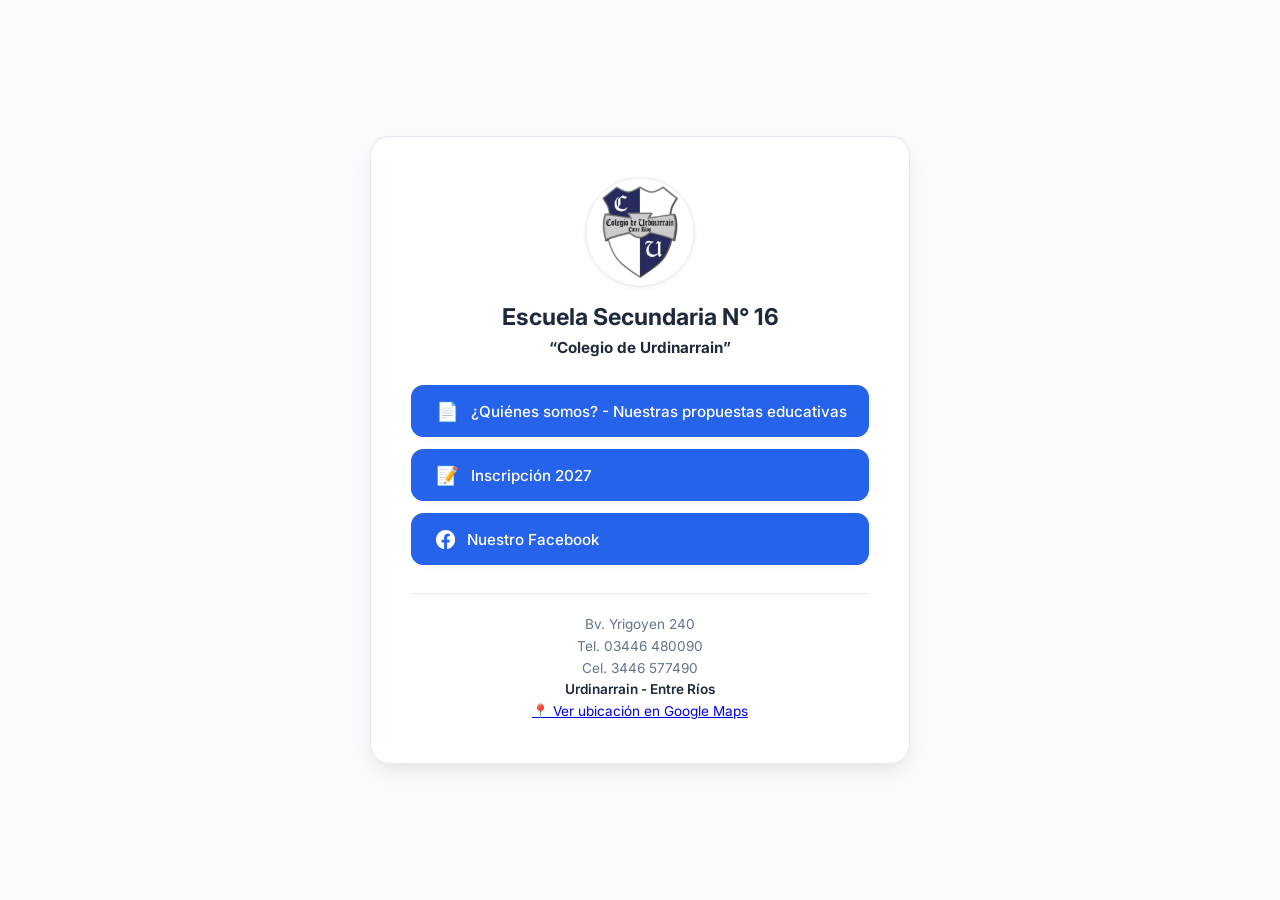
<file: index.html>
<!DOCTYPE html>
<html lang="es">
<head>
  <meta charset="UTF-8">
  <meta name="viewport" content="width=device-width, initial-scale=1.0">
  <title>Escuela Secundaria N° 16 - Colegio de Urdinarrain</title>
  <link rel="preconnect" href="https://fonts.googleapis.com">
  <link rel="preconnect" href="https://fonts.gstatic.com" crossorigin>
  <link href="https://fonts.googleapis.com/css2?family=Inter:wght@400;500;600;700&display=swap" rel="stylesheet">
  <link rel="stylesheet" href="style.css">
</head>
<body>

  <main class="card-container">
    
    <!-- Encabezado / Perfil -->
    <header class="profile-header">
      <div class="avatar-wrapper">
        <img src="img/logo_colegio.png" alt="Logo Escuela Secundaria N° 16" class="profile-avatar">
      </div>
      <h1 class="school-title">Escuela Secundaria N° 16</h1>
      <p class="school-subtitle"><b>“Colegio de Urdinarrain”</b></p>
    </header>

    <!-- Enlaces Principales -->
    <section class="links-section">
      <a href="orientaciones.html" rel="noopener noreferrer" rel="noopener noreferrer" class="nav-button highlight">
        <span class="button-icon">📄</span>
        <span class="button-text">¿Quiénes somos? - Nuestras propuestas educativas</span>
      </a>

      <a href="https://drive.google.com/file/d/1VFs2S0XR32TiFndsjNE1Ets_UOr_H4B4/view?usp=sharing" target="_blank" rel="noopener noreferrer" class="nav-button highlight">
        <span class="button-icon">📝</span>
        <span class="button-text">Inscripción 2027</span>
      </a>

      <a href="https://www.facebook.com/escuelan16urdinarrain/?locale=es_LA" target="_blank" rel="noopener noreferrer" class="nav-button highlight">
        <svg class="button-icon-svg" xmlns="http://www.w3.org/2000/svg" viewBox="0 0 24 24" fill="currentColor">
			<path d="M24 12.073c0-6.627-5.373-12-12-12s-12 5.373-12 12c0 5.99 4.388 10.954 10.125 11.854v-8.385H7.078v-3.47h3.047V9.43c0-3.007 1.792-4.669 4.533-4.669 1.312 0 2.686.235 2.686.235v2.953H15.83c-1.491 0-1.956.925-1.956 1.874v2.25h3.328l-.532 3.47h-2.796v8.385C19.612 23.027 24 18.062 24 12.073z"/>
		 </svg>
        <span class="button-text">Nuestro Facebook</span>
      </a>
    </section>

    <!-- Pie de página / Contacto y Ubicación -->
    <footer class="contact-footer">
      <p class="address-text">Bv. Yrigoyen 240</p>
	  <p>Tel. 03446 480090</p>
	  <p>Cel. 3446 577490</p>
      <p class="location">Urdinarrain - Entre Ríos</p>
      
      <!-- Acceso directo a Google Maps -->
      <a href="https://maps.google.com/?q=Bv.+Yrigoyen+240,+Urdinarrain,+Entre+Ríos" target="_blank" rel="noopener noreferrer" class="map-button">
        <span class="map-icon">📍</span>
        <span>Ver ubicación en Google Maps</span>
      </a>
    </footer>

  </main>

</body>
</html>
</file>
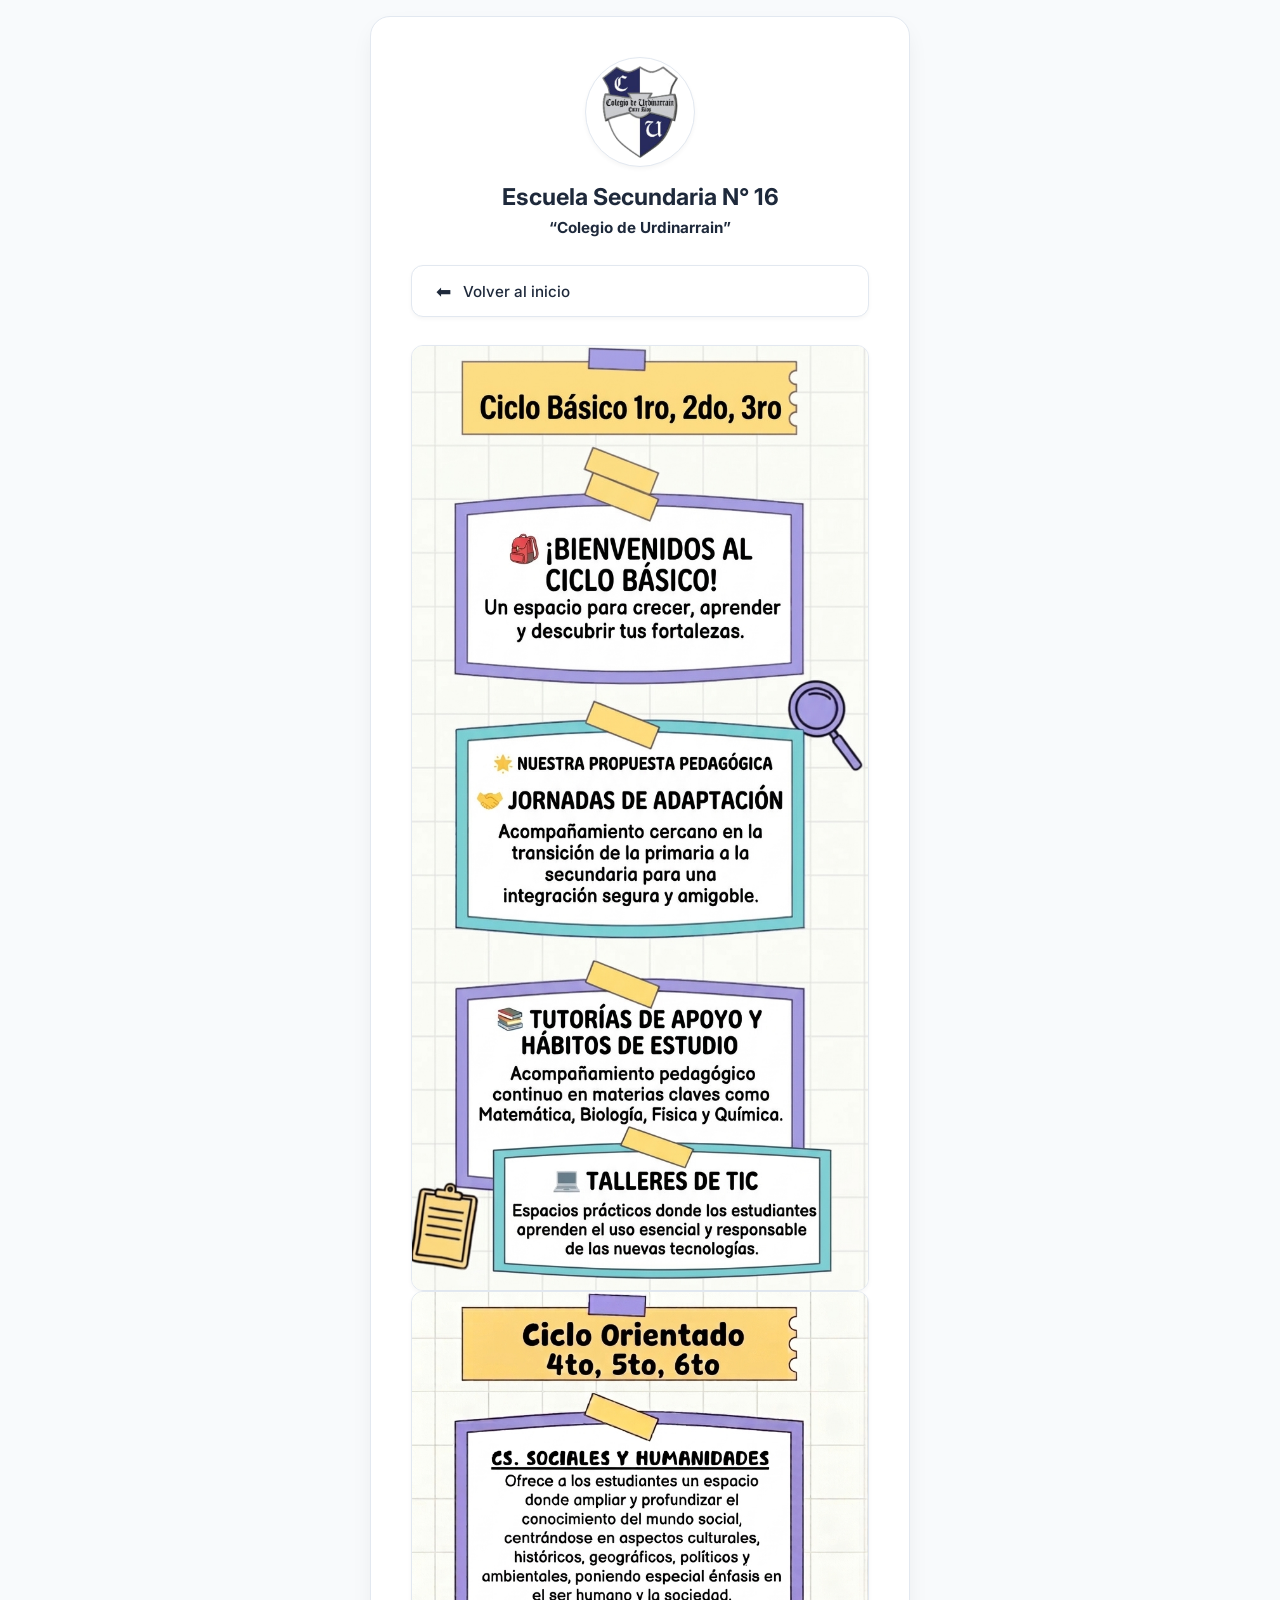
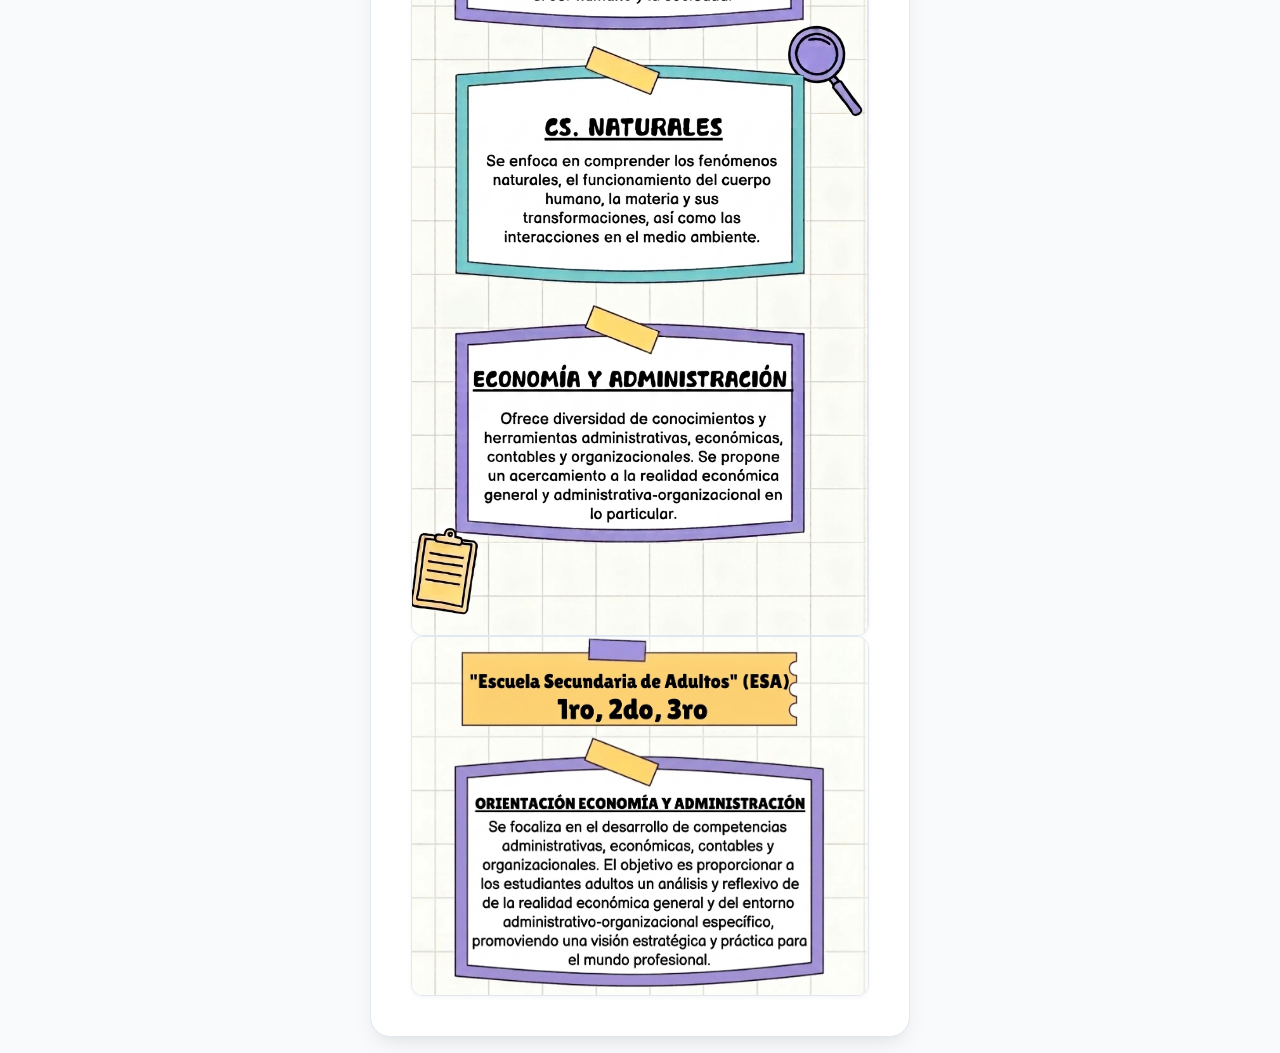
<file: orientaciones.html>
<!-- orientaciones.html -->
<!DOCTYPE html>
<html lang="es">
<head>
  <meta charset="UTF-8">
  <meta name="viewport" content="width=device-width, initial-scale=1.0">
  <title>Escuela Secundaria N° 16 - Colegio de Urdinarrain</title>
  <link rel="preconnect" href="https://fonts.googleapis.com">
  <link rel="preconnect" href="https://fonts.gstatic.com" crossorigin>
  <link href="https://fonts.googleapis.com/css2?family=Inter:wght@400;500;600;700&display=swap" rel="stylesheet">
  <link rel="stylesheet" href="style.css">
  <style>
	  /* Marco contenedor flexible */
	.image-frame {
	  width: 100%;
	  border-radius: var(--radius-md);
	  overflow: hidden;
	  border: 1px solid var(--border-color);
	  box-shadow: var(--shadow-sm);
	  background-color: var(--card-bg);
	}

	/* Imagen fluida */
	.academic-img {
	  width: 100%;       /* Ocupa el 100% del ancho del marco (los 540px) */
	  height: auto;      /* La altura se ajusta sola proporcionalmente */
	  display: block;    /* Elimina espacios blancos residuales al pie */
	}
  </style>
</head>
<body>

  <!-- Tarjeta Contenedora Principal -->
  <main class="card-container">
    
    <!-- Encabezado / Perfil -->
    <header class="profile-header">
      <div class="avatar-wrapper">
        <img src="img/logo_colegio.png" alt="Logo Escuela Secundaria N° 16" class="profile-avatar">
      </div>
      <h1 class="school-title">Escuela Secundaria N° 16</h1>
      <p class="school-subtitle"><b>“Colegio de Urdinarrain”</b></p>
    </header>


	<!-- Botón de retorno a Inicio -->
    <nav class="back-navigation">
      <a href="index.html" class="nav-button back-button">
        <span class="button-icon">⬅️</span>
        <span class="button-text">Volver al inicio</span>
      </a>
    </nav>
    
    <!-- Sección Oferta Académica / Galería Interactiva -->
    <section class="academic-section">
	  <div class="tabs-content">
		<!-- Tab 1: Ciclo Básico -->
		<div id="tab-basico" class="tab-panel active" role="tabpanel">
		  <div class="image-frame">
			<img src="img/Ciclo Básico.jpg" alt="Información del Ciclo Básico" class="academic-img">
		  </div>
		</div>

		<!-- Tab 2: Ciclo Orientado -->
		<div id="tab-orientado" class="tab-panel" role="tabpanel">
		  <div class="image-frame">
			<img src="img/Ciclo orientado.jpg" alt="Información del Ciclo Orientado" class="academic-img">
		  </div>
		</div>

		<!-- Tab 3: ESA -->
		<div id="tab-esa" class="tab-panel" role="tabpanel">
		  <div class="image-frame">
			<img src="img/ESA.jpg" alt="Información de ESA" class="academic-img">
		  </div>
		</div>
	  </div>
	</section>

    </main>

</body>
</html>
</file>
<file: style.css>
/* --- Variables Globales --- */
:root {
  --bg-color: #F8FAFC;         /* Gris claro neutro (descansa la vista) */
  --card-bg: #FFFFFF;          /* Blanco limpio para el contenedor */
  --text-primary: #1E293B;     /* Azul/Gris oscuro con excelente contraste */
  --text-secondary: #64748B;   /* Gris medio para textos secundarios */
  
  --primary-color: #2563EB;    /* Azul institucional claro */
  --primary-hover: #1D4ED8;    /* Azul profundo para interacciones */
  
  --border-color: #E2E8F0;     /* Bordes sutiles */
  --shadow-sm: 0 2px 4px rgba(0, 0, 0, 0.04);
  --shadow-md: 0 10px 25px -5px rgba(0, 0, 0, 0.08), 0 8px 10px -6px rgba(0, 0, 0, 0.04);
  
  --radius-lg: 20px;
  --radius-md: 12px;
}

/* --- Reset General --- */
* {
  box-sizing: border-box;
  margin: 0;
  padding: 0;
}

body {
  font-family: 'Inter', system-ui, -apple-system, sans-serif;
  background-color: var(--bg-color);
  color: var(--text-primary);
  display: flex;
  justify-content: center;
  align-items: center;
  min-height: 100vh;
  padding: 16px;
  -webkit-font-smoothing: antialiased;
}

/* --- Tarjeta Contenedora Principal --- */
.card-container {
  background-color: var(--card-bg);
  width: 100%;
  max-width: 480px; /* Ancho cómodo en móviles */
  padding: clamp(24px, 5vw, 40px); /* Padding fluido según pantalla */
  border-radius: var(--radius-lg);
  box-shadow: var(--shadow-md);
  border: 1px solid var(--border-color);
  display: flex;
  flex-direction: column;
  gap: 28px;
  transition: max-width 0.3s ease;
}

/* --- Perfil / Encabezado --- */
.profile-header {
  text-align: center;
  display: flex;
  flex-direction: column;
  align-items: center;
}

.avatar-wrapper {
  width: clamp(85px, 14vw, 110px);   /* Aumentamos levemente el tamaño para mejor visualización */
  height: clamp(85px, 14vw, 110px);  
  border-radius: 50%;
  background-color: #FFFFFF;         /* Fondo blanco para rellenar espacios si el PNG es transparente */
  padding: 8px;                      /* Margen interno para que el logo respire y no toque los bordes */
  overflow: hidden;
  margin-bottom: 16px;
  box-shadow: var(--shadow-sm);
  border: 1px solid var(--border-color);
  display: flex;
  align-items: center;
  justify-content: center;
}

.profile-avatar {
  width: 100%;
  height: 100%;
  object-fit: contain;               /* Escala la imagen proporcionalmente asegurando que NO se corte */
}

.school-title {
  font-size: clamp(1.2rem, 2.5vw, 1.45rem);
  font-weight: 700;
  color: var(--text-primary);
  line-height: 1.25;
  margin-bottom: 6px;
}

.school-subtitle {
  font-size: clamp(0.875rem, 1.8vw, 0.95rem);
  color: var(--text-secondary);
  font-weight: 400;
}

.school-subtitle b {
  color: var(--text-primary);
}

/* --- Lista de Botones/Enlaces --- */
.links-section {
  display: flex;
  flex-direction: column;
  gap: 12px;
}

.nav-button {
  display: flex;
  align-items: center;
  justify-content: center;
  gap: 12px;
  min-height: 52px; /* Tamaño ideal para tocar con el pulgar en móviles */
  padding: 12px 20px;
  background-color: var(--card-bg);
  color: var(--text-primary);
  border: 1px solid var(--border-color);
  border-radius: var(--radius-md);
  text-decoration: none;
  font-weight: 500;
  font-size: clamp(0.9rem, 2vw, 0.95rem);
  box-shadow: var(--shadow-sm);
  transition: all 0.2s cubic-bezier(0.4, 0, 0.2, 1);
}

.nav-button:hover {
  transform: translateY(-2px);
  border-color: var(--primary-color);
  color: var(--primary-color);
  box-shadow: 0 6px 12px rgba(37, 99, 235, 0.1);
}

/* Botón Destacado (Inscripción) */
.nav-button.highlight {
  background-color: var(--primary-color);
  color: #FFFFFF;
  border-color: var(--primary-color);
}

.nav-button.highlight:hover {
  background-color: var(--primary-hover);
  border-color: var(--primary-hover);
  color: #FFFFFF;
}

.button-icon {
  font-size: 1.15rem;
  flex-shrink: 0;
}

.button-text {
  text-align: center;
}

.button-icon-svg {
  width: 1.2rem;
  height: 1.2rem;
  flex-shrink: 0;
  fill: currentColor; /* Hereda el color del texto o hover del botón */
  transition: fill 0.2s ease;
}

/* --- Pie de Página --- */
.contact-footer {
  text-align: center;
  font-size: clamp(0.8rem, 1.5vw, 0.85rem);
  color: var(--text-secondary);
  border-top: 1px solid var(--border-color);
  padding-top: 20px;
  line-height: 1.6;
}

.contact-footer .location {
  font-weight: 600;
  color: var(--text-primary);
}

/* ===================================================
   ADAPTACIÓN PARA PANTALLAS GRANDES (PC / ESCRITORIO)
   =================================================== */
@media (min-width: 768px) {
  .card-container {
    max-width: 540px; /* Se expande suavemente en PC */
  }

  .nav-button {
    justify-content: flex-start; /* Alinea íconos y textos a la izquierda para mejor lectura en PC */
    padding-left: 24px;
  }

  .button-text {
    text-align: left;
  }
}
</file>
